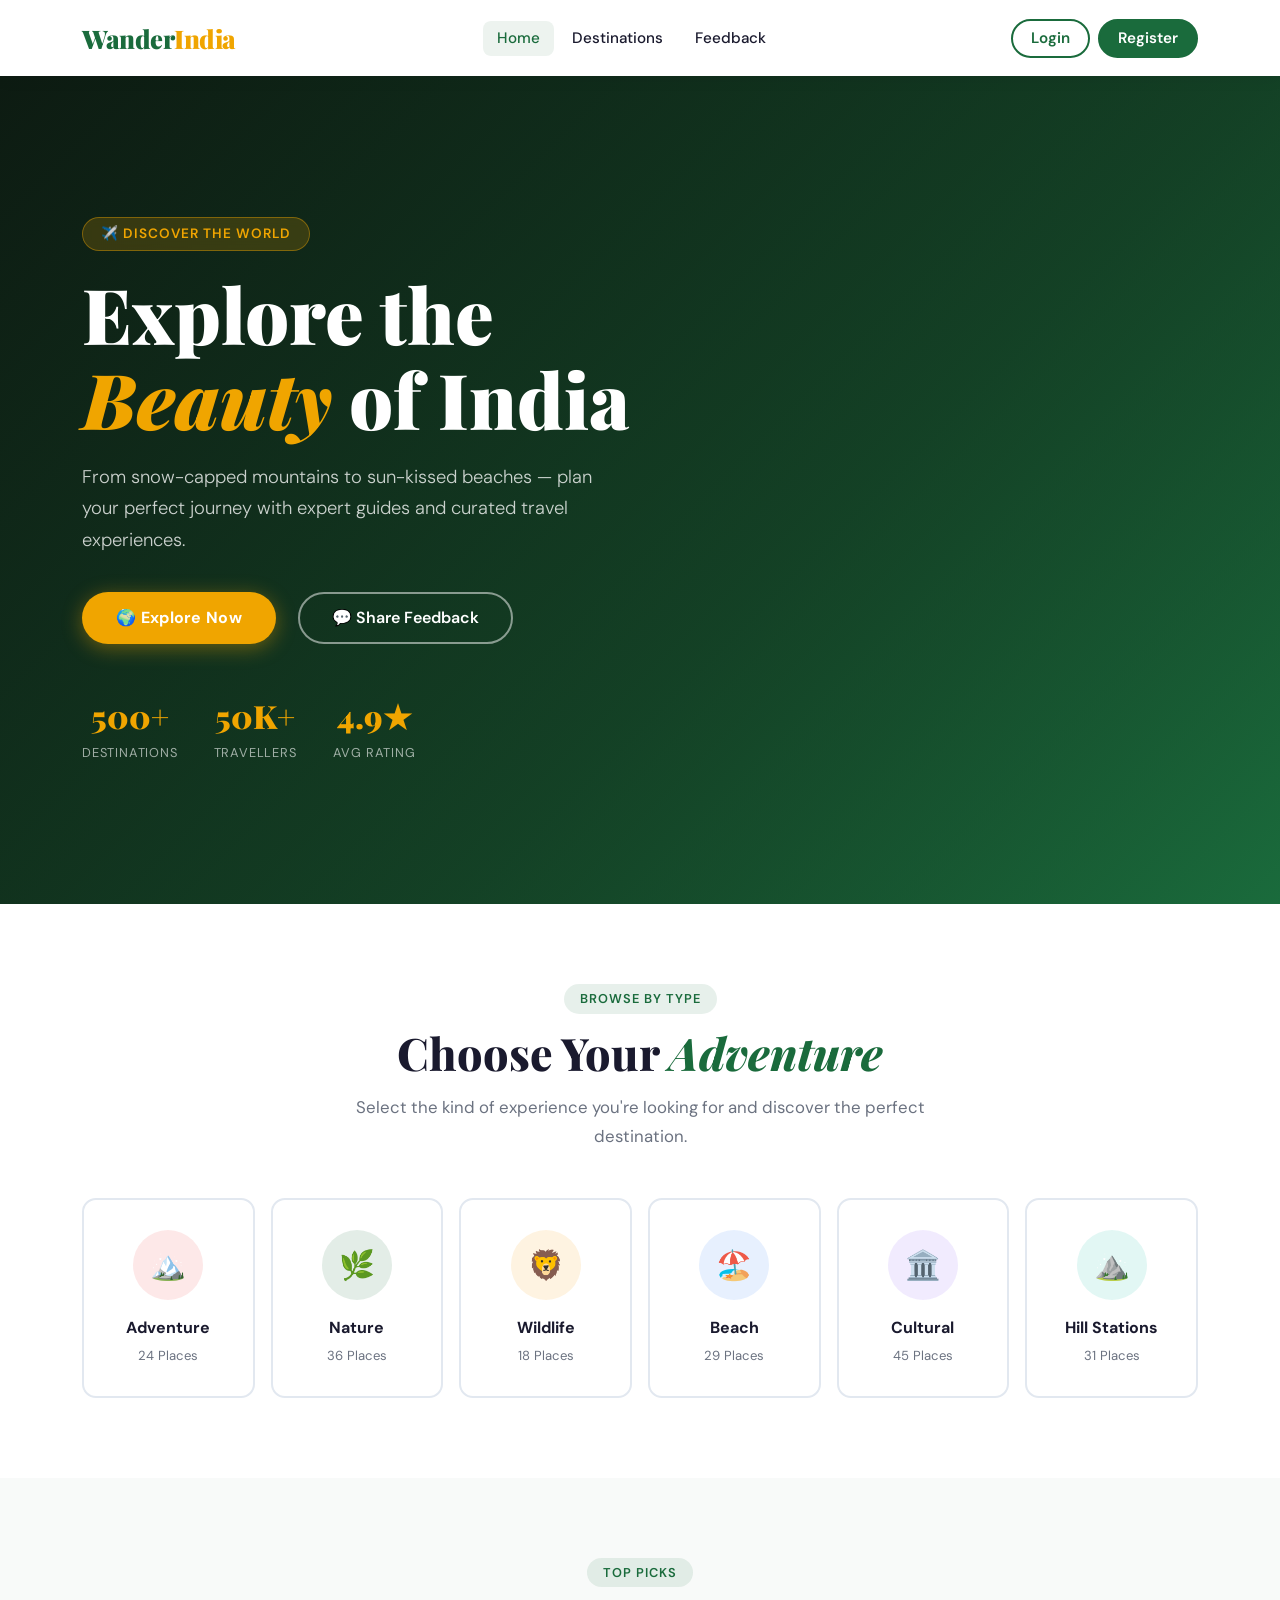
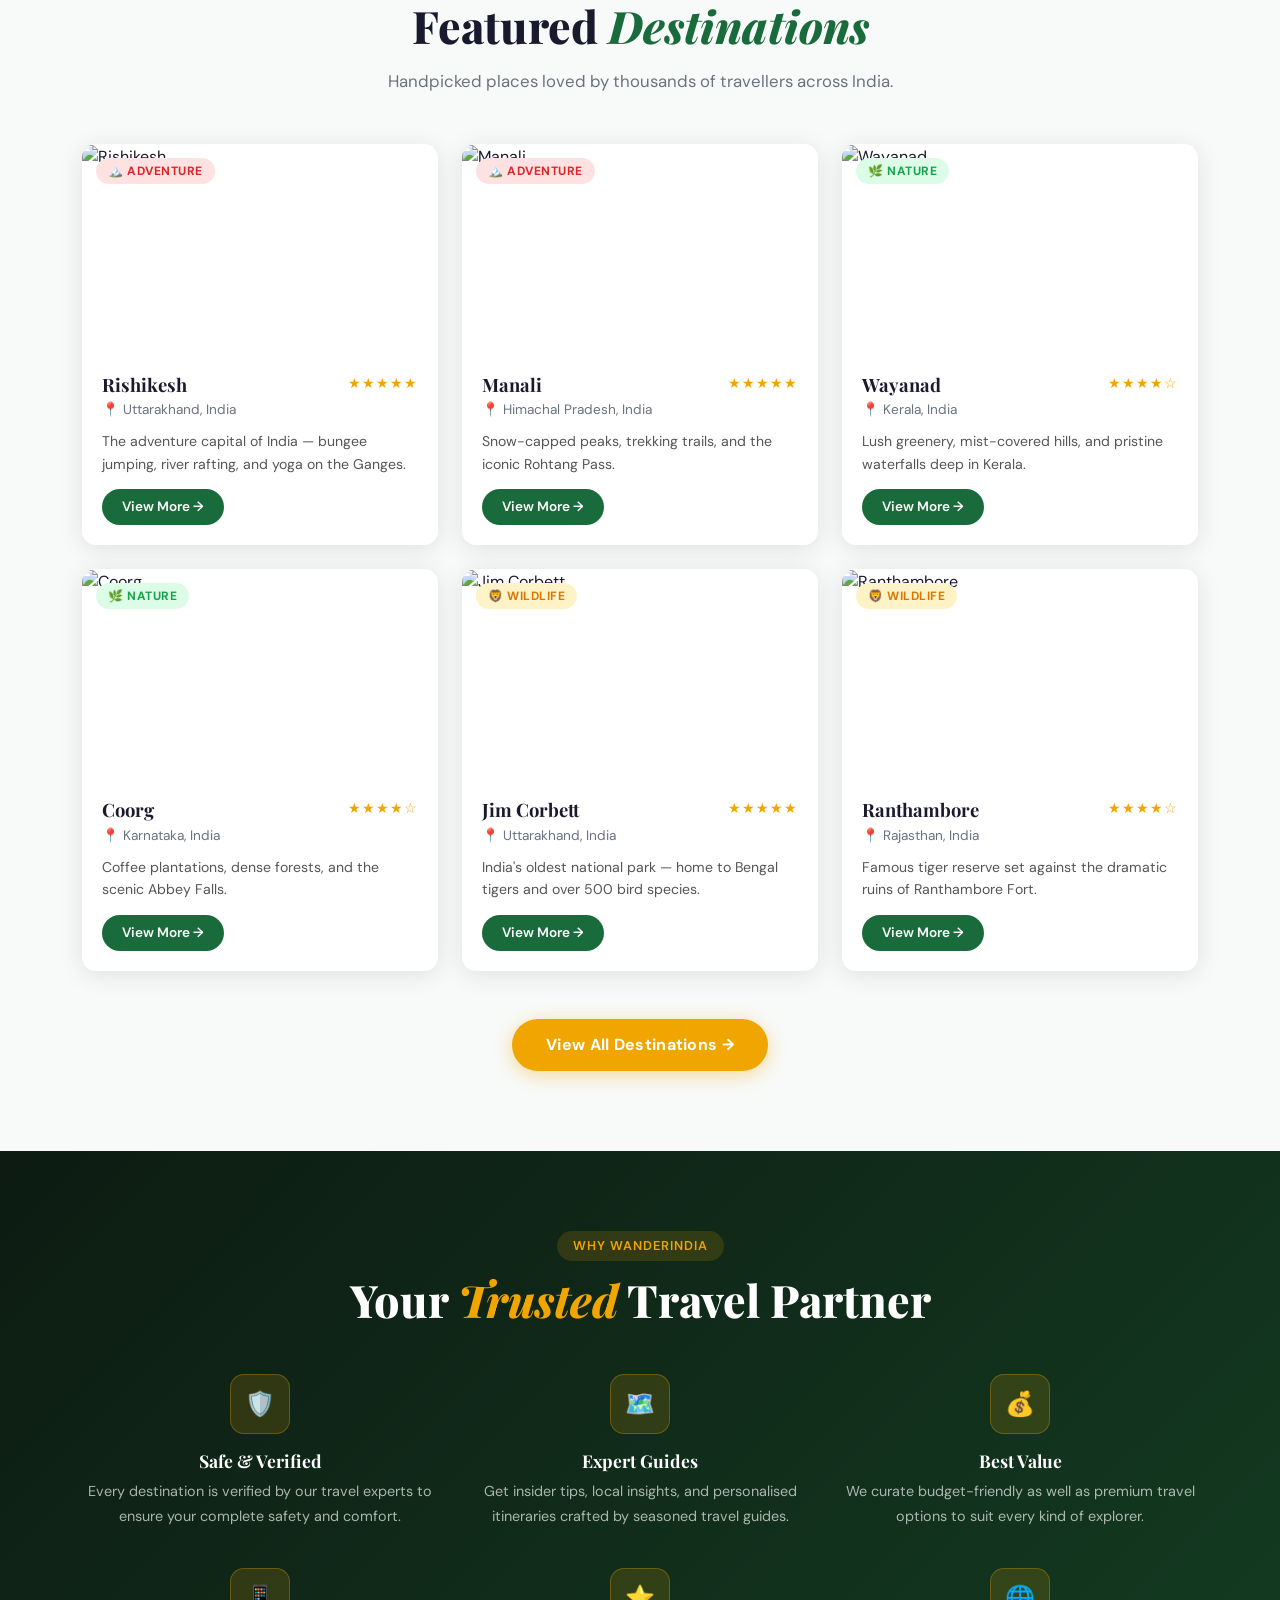
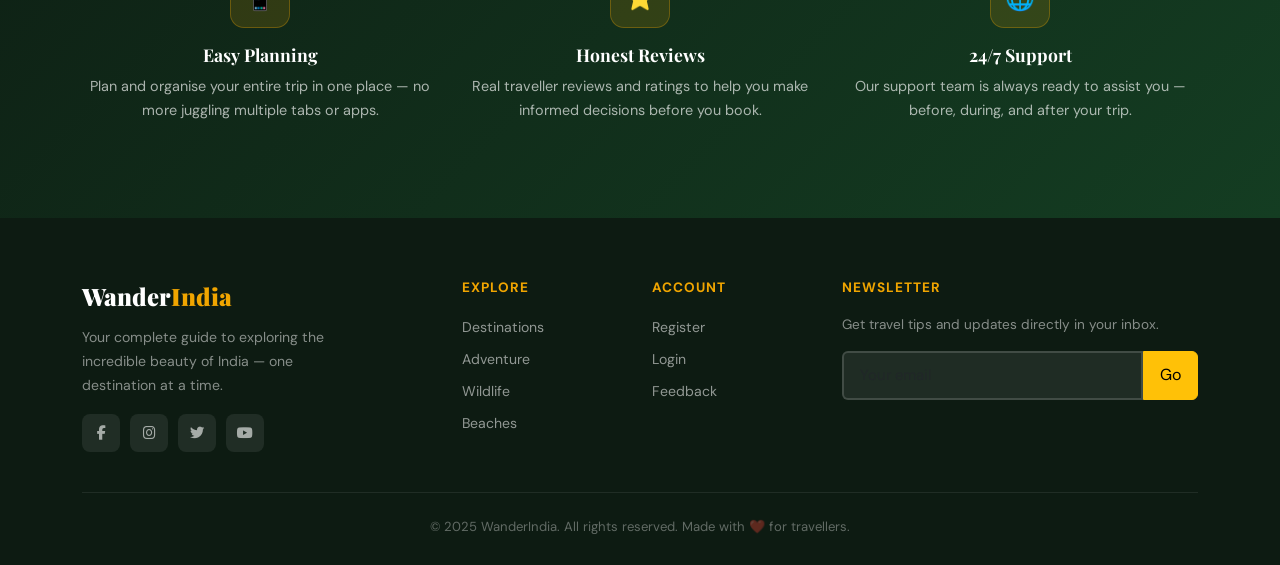
<file: tourism-website/index.html>
<!DOCTYPE html>
<html lang="en">
<head>
  <meta charset="UTF-8" />
  <meta name="viewport" content="width=device-width, initial-scale=1.0" />
  <title>WanderIndia — Tourism Guide & Information</title>
  <link rel="stylesheet" href="https://cdn.jsdelivr.net/npm/bootstrap@5.3.3/dist/css/bootstrap.min.css" />
  <link rel="stylesheet" href="https://cdnjs.cloudflare.com/ajax/libs/font-awesome/6.5.0/css/all.min.css" />
  <link rel="stylesheet" href="css/style.css" />
</head>
<body>

<!-- ============ NAVBAR ============ -->
<nav class="navbar navbar-expand-lg">
  <div class="container">
    <a class="navbar-brand" href="index.html">Wander<span>India</span></a>
    <button class="navbar-toggler border-0" type="button" data-bs-toggle="collapse" data-bs-target="#navMenu">
      <span class="navbar-toggler-icon"></span>
    </button>
    <div class="collapse navbar-collapse" id="navMenu">
      <ul class="navbar-nav mx-auto gap-1">
        <li class="nav-item"><a class="nav-link" href="index.html">Home</a></li>
        <li class="nav-item"><a class="nav-link" href="destinations.html">Destinations</a></li>
        <li class="nav-item"><a class="nav-link" href="feedback.html">Feedback</a></li>
      </ul>
      <div class="d-flex align-items-center gap-2" id="authButtons">
        <a href="login.html"    class="nav-link btn-nav-login">Login</a>
        <a href="register.html" class="nav-link btn-nav-register">Register</a>
      </div>
      <!-- Shown after login -->
      <div class="d-none align-items-center gap-2" id="userInfo" style="display:none!important">
        <span style="font-size:0.9rem;font-weight:600;color:var(--primary)">👤 <span id="navUserName"></span></span>
        <button id="logoutBtn" class="btn btn-sm btn-outline-danger rounded-pill px-3">Logout</button>
      </div>
    </div>
  </div>
</nav>

<!-- ============ HERO ============ -->
<section class="hero-section">
  <div class="hero-overlay"></div>
  <div class="container hero-content">
    <div class="row align-items-center">
      <div class="col-lg-7">
        <div class="hero-badge">✈️ Discover the World</div>
        <h1 class="hero-title">Explore the <span>Beauty</span> of India</h1>
        <p class="hero-subtitle">From snow-capped mountains to sun-kissed beaches — plan your perfect journey with expert guides and curated travel experiences.</p>
        <div class="d-flex flex-wrap gap-2">
          <a href="destinations.html" class="btn-hero-primary">🌍 Explore Now</a>
          <a href="feedback.html"     class="btn-hero-outline">💬 Share Feedback</a>
        </div>
        <div class="hero-stats">
          <div class="hero-stat-item">
            <span class="hero-stat-num">500+</span>
            <span class="hero-stat-label">Destinations</span>
          </div>
          <div class="hero-stat-item">
            <span class="hero-stat-num">50K+</span>
            <span class="hero-stat-label">Travellers</span>
          </div>
          <div class="hero-stat-item">
            <span class="hero-stat-num">4.9★</span>
            <span class="hero-stat-label">Avg Rating</span>
          </div>
        </div>
      </div>
    </div>
  </div>
</section>

<!-- ============ CATEGORIES ============ -->
<section class="categories-section">
  <div class="container">
    <div class="text-center mb-5">
      <span class="section-badge">Browse by Type</span>
      <h2 class="section-title">Choose Your <span>Adventure</span></h2>
      <p class="section-subtitle">Select the kind of experience you're looking for and discover the perfect destination.</p>
    </div>
    <div class="row g-3">
      <div class="col-6 col-md-4 col-lg-2">
        <a href="destinations.html?cat=adventure" class="category-card">
          <div class="category-icon icon-adventure">🏔️</div>
          <div class="category-name">Adventure</div>
          <div class="category-count">24 Places</div>
        </a>
      </div>
      <div class="col-6 col-md-4 col-lg-2">
        <a href="destinations.html?cat=nature" class="category-card">
          <div class="category-icon icon-nature">🌿</div>
          <div class="category-name">Nature</div>
          <div class="category-count">36 Places</div>
        </a>
      </div>
      <div class="col-6 col-md-4 col-lg-2">
        <a href="destinations.html?cat=wildlife" class="category-card">
          <div class="category-icon icon-wildlife">🦁</div>
          <div class="category-name">Wildlife</div>
          <div class="category-count">18 Places</div>
        </a>
      </div>
      <div class="col-6 col-md-4 col-lg-2">
        <a href="destinations.html?cat=beach" class="category-card">
          <div class="category-icon icon-beach">🏖️</div>
          <div class="category-name">Beach</div>
          <div class="category-count">29 Places</div>
        </a>
      </div>
      <div class="col-6 col-md-4 col-lg-2">
        <a href="destinations.html?cat=cultural" class="category-card">
          <div class="category-icon icon-cultural">🏛️</div>
          <div class="category-name">Cultural</div>
          <div class="category-count">45 Places</div>
        </a>
      </div>
      <div class="col-6 col-md-4 col-lg-2">
        <a href="destinations.html?cat=hills" class="category-card">
          <div class="category-icon icon-hills">⛰️</div>
          <div class="category-name">Hill Stations</div>
          <div class="category-count">31 Places</div>
        </a>
      </div>
    </div>
  </div>
</section>

<!-- ============ FEATURED DESTINATIONS ============ -->
<section class="destinations-section">
  <div class="container">
    <div class="text-center mb-5">
      <span class="section-badge">Top Picks</span>
      <h2 class="section-title">Featured <span>Destinations</span></h2>
      <p class="section-subtitle">Handpicked places loved by thousands of travellers across India.</p>
    </div>
    <div class="row g-4" id="homeFeaturedGrid"></div>
    <div class="text-center mt-5">
      <a href="destinations.html" class="btn-hero-primary">View All Destinations →</a>
    </div>
  </div>
</section>

<!-- ============ WHY CHOOSE US ============ -->
<section class="why-section">
  <div class="container">
    <div class="text-center mb-5">
      <span class="section-badge" style="background:rgba(240,165,0,0.15);color:var(--accent);">Why WanderIndia</span>
      <h2 class="section-title" style="color:#fff;">Your <span style="color:var(--accent);font-style:italic;">Trusted</span> Travel Partner</h2>
    </div>
    <div class="row g-4">
      <div class="col-md-4 why-item text-center">
        <div class="why-icon mx-auto">🛡️</div>
        <h5>Safe & Verified</h5>
        <p>Every destination is verified by our travel experts to ensure your complete safety and comfort.</p>
      </div>
      <div class="col-md-4 why-item text-center">
        <div class="why-icon mx-auto">🗺️</div>
        <h5>Expert Guides</h5>
        <p>Get insider tips, local insights, and personalised itineraries crafted by seasoned travel guides.</p>
      </div>
      <div class="col-md-4 why-item text-center">
        <div class="why-icon mx-auto">💰</div>
        <h5>Best Value</h5>
        <p>We curate budget-friendly as well as premium travel options to suit every kind of explorer.</p>
      </div>
      <div class="col-md-4 why-item text-center">
        <div class="why-icon mx-auto">📱</div>
        <h5>Easy Planning</h5>
        <p>Plan and organise your entire trip in one place — no more juggling multiple tabs or apps.</p>
      </div>
      <div class="col-md-4 why-item text-center">
        <div class="why-icon mx-auto">⭐</div>
        <h5>Honest Reviews</h5>
        <p>Real traveller reviews and ratings to help you make informed decisions before you book.</p>
      </div>
      <div class="col-md-4 why-item text-center">
        <div class="why-icon mx-auto">🌐</div>
        <h5>24/7 Support</h5>
        <p>Our support team is always ready to assist you — before, during, and after your trip.</p>
      </div>
    </div>
  </div>
</section>

<!-- ============ FOOTER ============ -->
<footer>
  <div class="container">
    <div class="row g-4">
      <div class="col-md-4">
        <div class="footer-brand">Wander<span>India</span></div>
        <p class="footer-desc">Your complete guide to exploring the incredible beauty of India — one destination at a time.</p>
        <div class="social-links mt-3">
          <a href="#" class="social-link"><i class="fab fa-facebook-f"></i></a>
          <a href="#" class="social-link"><i class="fab fa-instagram"></i></a>
          <a href="#" class="social-link"><i class="fab fa-twitter"></i></a>
          <a href="#" class="social-link"><i class="fab fa-youtube"></i></a>
        </div>
      </div>
      <div class="col-md-2">
        <div class="footer-heading">Explore</div>
        <ul class="footer-links">
          <li><a href="destinations.html">Destinations</a></li>
          <li><a href="destinations.html?cat=adventure">Adventure</a></li>
          <li><a href="destinations.html?cat=wildlife">Wildlife</a></li>
          <li><a href="destinations.html?cat=beach">Beaches</a></li>
        </ul>
      </div>
      <div class="col-md-2">
        <div class="footer-heading">Account</div>
        <ul class="footer-links">
          <li><a href="register.html">Register</a></li>
          <li><a href="login.html">Login</a></li>
          <li><a href="feedback.html">Feedback</a></li>
        </ul>
      </div>
      <div class="col-md-4">
        <div class="footer-heading">Newsletter</div>
        <p style="font-size:0.85rem;color:rgba(255,255,255,0.5);">Get travel tips and updates directly in your inbox.</p>
        <div class="d-flex mt-2">
          <input type="email" class="form-control rounded-0 rounded-start" placeholder="Your email" style="background:rgba(255,255,255,0.08);border-color:rgba(255,255,255,0.15);color:#fff;" />
          <button class="btn btn-warning rounded-0 rounded-end px-3 fw-600">Go</button>
        </div>
      </div>
    </div>
    <div class="footer-bottom">© 2025 WanderIndia. All rights reserved. Made with ❤️ for travellers.</div>
  </div>
</footer>

<div id="toastContainer" class="toast-container-custom"></div>

<script src="https://cdn.jsdelivr.net/npm/bootstrap@5.3.3/dist/js/bootstrap.bundle.min.js"></script>
<script src="js/destinations.js"></script>
</body>
</html>
</file>
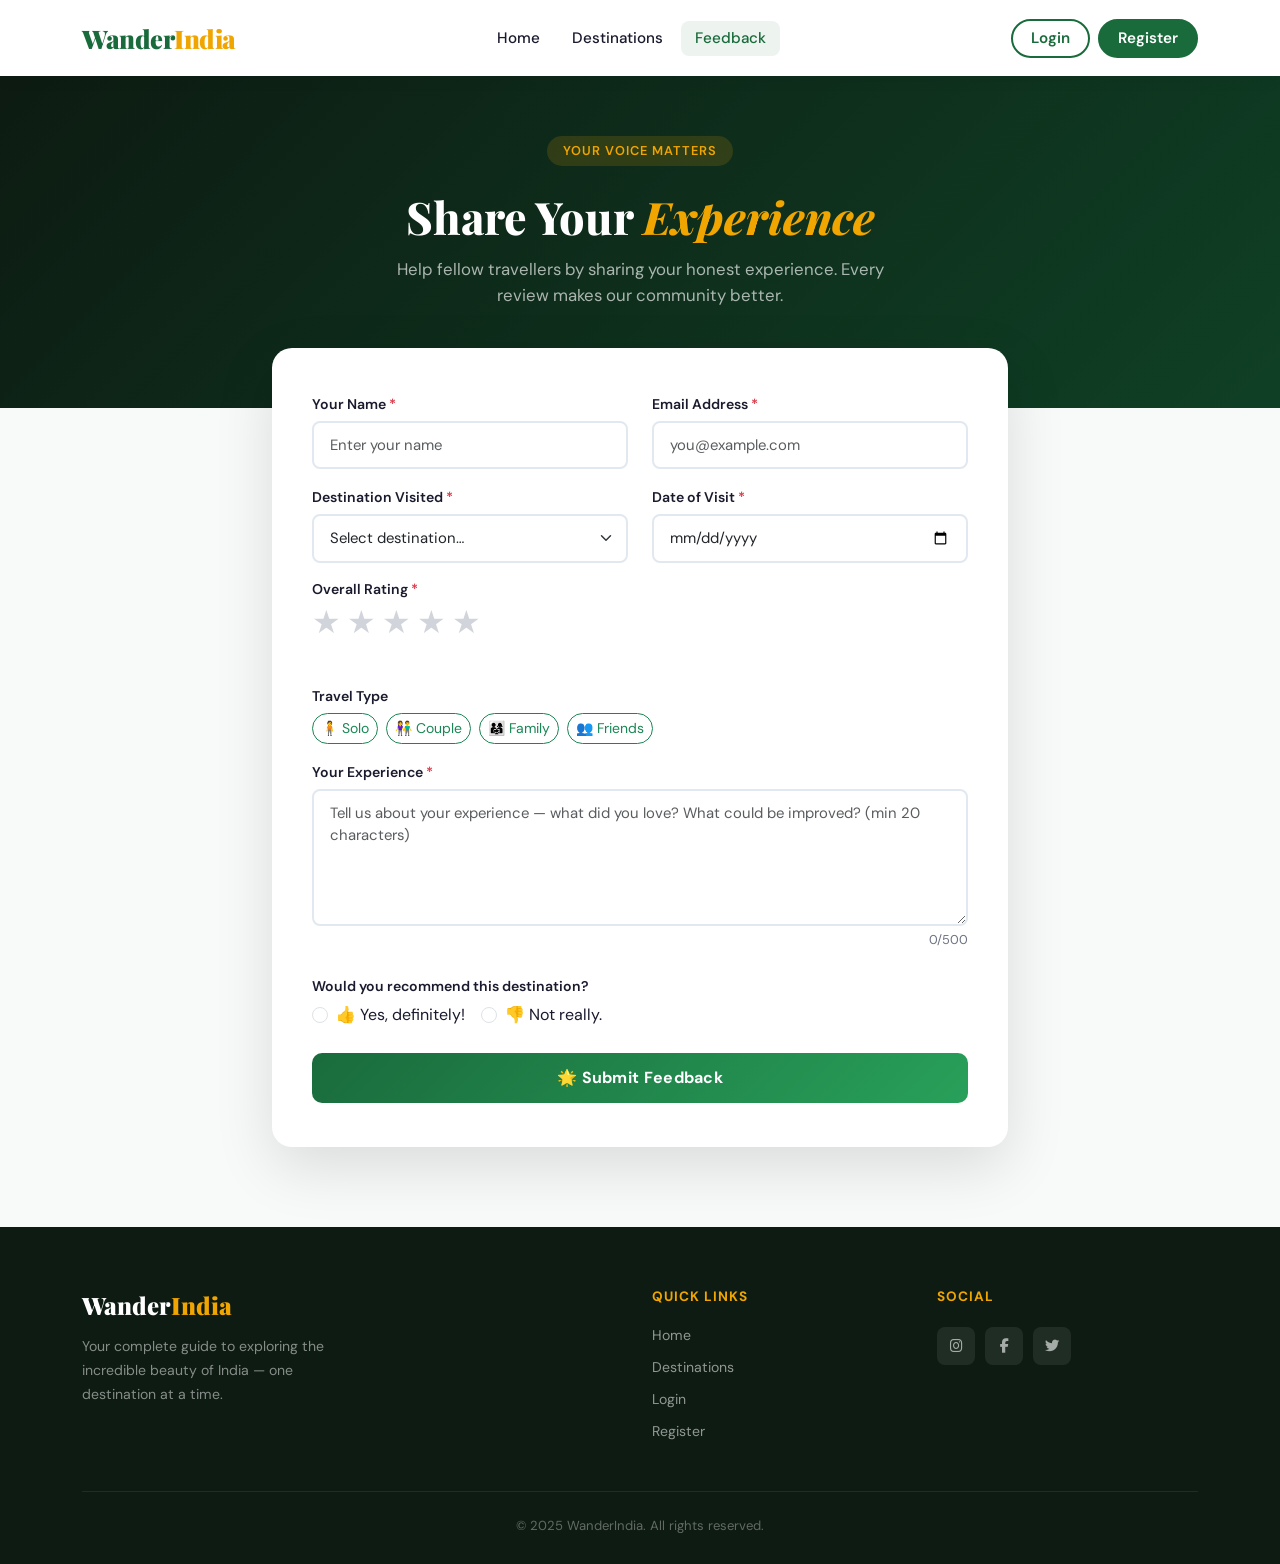
<file: tourism-website/feedback.html>
<!DOCTYPE html>
<html lang="en">
<head>
  <meta charset="UTF-8" />
  <meta name="viewport" content="width=device-width, initial-scale=1.0" />
  <title>Share Feedback — WanderIndia</title>
  <link rel="stylesheet" href="https://cdn.jsdelivr.net/npm/bootstrap@5.3.3/dist/css/bootstrap.min.css" />
  <link rel="stylesheet" href="https://cdnjs.cloudflare.com/ajax/libs/font-awesome/6.5.0/css/all.min.css" />
  <link rel="stylesheet" href="css/style.css" />
</head>
<body>

<!-- NAVBAR -->
<nav class="navbar navbar-expand-lg">
  <div class="container">
    <a class="navbar-brand" href="index.html">Wander<span>India</span></a>
    <button class="navbar-toggler border-0" type="button" data-bs-toggle="collapse" data-bs-target="#navMenu">
      <span class="navbar-toggler-icon"></span>
    </button>
    <div class="collapse navbar-collapse" id="navMenu">
      <ul class="navbar-nav mx-auto gap-1">
        <li class="nav-item"><a class="nav-link" href="index.html">Home</a></li>
        <li class="nav-item"><a class="nav-link" href="destinations.html">Destinations</a></li>
        <li class="nav-item"><a class="nav-link active" href="feedback.html">Feedback</a></li>
      </ul>
      <div class="d-flex gap-2" id="authButtons">
        <a href="login.html"    class="nav-link btn-nav-login">Login</a>
        <a href="register.html" class="nav-link btn-nav-register">Register</a>
      </div>
    </div>
  </div>
</nav>

<!-- FEEDBACK HERO -->
<section class="feedback-hero">
  <div class="feedback-hero-content">
    <span class="section-badge" style="background:rgba(240,165,0,0.15);color:var(--accent);">Your Voice Matters</span>
    <h1 class="section-title" style="color:#fff;margin-top:12px;">Share Your <span style="color:var(--accent);font-style:italic;">Experience</span></h1>
    <p style="color:rgba(255,255,255,0.65);font-size:1.05rem;max-width:500px;margin:0 auto;">Help fellow travellers by sharing your honest experience. Every review makes our community better.</p>
  </div>
</section>

<!-- FEEDBACK FORM -->
<section style="padding-bottom:80px;background:#f8faf9;">
  <div class="container">
    <div class="row justify-content-center">
      <div class="col-lg-8">

        <!-- FORM CARD -->
        <div id="feedbackFormSection">
          <div class="feedback-card">

            <form id="feedbackForm" novalidate>

              <div class="row">
                <!-- Name -->
                <div class="col-md-6 mb-3">
                  <label class="form-label" for="fbName">Your Name <span class="text-danger">*</span></label>
                  <input type="text" class="form-control" id="fbName" placeholder="Enter your name" />
                  <div class="invalid-feedback">Name is required (min 2 characters).</div>
                  <div class="valid-feedback">✓</div>
                </div>
                <!-- Email -->
                <div class="col-md-6 mb-3">
                  <label class="form-label" for="fbEmail">Email Address <span class="text-danger">*</span></label>
                  <input type="email" class="form-control" id="fbEmail" placeholder="you@example.com" />
                  <div class="invalid-feedback">Enter a valid email address.</div>
                  <div class="valid-feedback">✓</div>
                </div>
              </div>

              <div class="row">
                <!-- Destination -->
                <div class="col-md-6 mb-3">
                  <label class="form-label" for="fbDest">Destination Visited <span class="text-danger">*</span></label>
                  <select class="form-select" id="fbDest">
                    <option value="">Select destination…</option>
                    <optgroup label="🏔️ Adventure">
                      <option>Rishikesh</option>
                      <option>Manali</option>
                      <option>Spiti Valley</option>
                      <option>Zanskar</option>
                    </optgroup>
                    <optgroup label="🌿 Nature">
                      <option>Wayanad</option>
                      <option>Coorg</option>
                      <option>Munnar</option>
                      <option>Cherrapunji</option>
                    </optgroup>
                    <optgroup label="🦁 Wildlife">
                      <option>Jim Corbett</option>
                      <option>Ranthambore</option>
                      <option>Kaziranga</option>
                      <option>Sundarbans</option>
                    </optgroup>
                    <optgroup label="🏖️ Beach">
                      <option>Goa</option>
                      <option>Andaman Islands</option>
                      <option>Kovalam</option>
                      <option>Lakshadweep</option>
                    </optgroup>
                    <optgroup label="🏛️ Cultural">
                      <option>Hampi</option>
                      <option>Varanasi</option>
                      <option>Jaipur</option>
                      <option>Khajuraho</option>
                    </optgroup>
                    <optgroup label="⛰️ Hill Stations">
                      <option>Darjeeling</option>
                      <option>Ooty</option>
                      <option>Shimla</option>
                      <option>Mussoorie</option>
                    </optgroup>
                    <option value="Other">Other</option>
                  </select>
                  <div class="invalid-feedback">Please select a destination.</div>
                </div>
                <!-- Visit Date -->
                <div class="col-md-6 mb-3">
                  <label class="form-label" for="fbDate">Date of Visit <span class="text-danger">*</span></label>
                  <input type="date" class="form-control" id="fbDate" />
                  <div class="invalid-feedback">Please enter a valid past visit date.</div>
                  <div class="valid-feedback">✓</div>
                </div>
              </div>

              <!-- Star Rating -->
              <div class="mb-4">
                <label class="form-label d-block">Overall Rating <span class="text-danger">*</span></label>
                <div class="star-input" id="starRating">
                  <input type="radio" id="s5" name="rating" value="5" /><label for="s5" title="Excellent">★</label>
                  <input type="radio" id="s4" name="rating" value="4" /><label for="s4" title="Good">★</label>
                  <input type="radio" id="s3" name="rating" value="3" /><label for="s3" title="Average">★</label>
                  <input type="radio" id="s2" name="rating" value="2" /><label for="s2" title="Poor">★</label>
                  <input type="radio" id="s1" name="rating" value="1" /><label for="s1" title="Terrible">★</label>
                </div>
                <div id="ratingLabels" class="mt-1" style="font-size:0.82rem;color:var(--text-muted);min-height:18px;"></div>
                <small class="invalid-feedback" id="ratingError" style="display:none;font-size:0.8rem;color:var(--danger);">Please select a star rating.</small>
              </div>

              <!-- Travel Type -->
              <div class="mb-3">
                <label class="form-label">Travel Type</label>
                <div class="d-flex flex-wrap gap-2">
                  <input type="radio" class="btn-check" name="travelType" id="tt1" value="Solo" />
                  <label class="btn btn-outline-success btn-sm rounded-pill" for="tt1">🧍 Solo</label>
                  <input type="radio" class="btn-check" name="travelType" id="tt2" value="Couple" />
                  <label class="btn btn-outline-success btn-sm rounded-pill" for="tt2">👫 Couple</label>
                  <input type="radio" class="btn-check" name="travelType" id="tt3" value="Family" />
                  <label class="btn btn-outline-success btn-sm rounded-pill" for="tt3">👨‍👩‍👧 Family</label>
                  <input type="radio" class="btn-check" name="travelType" id="tt4" value="Friends" />
                  <label class="btn btn-outline-success btn-sm rounded-pill" for="tt4">👥 Friends</label>
                </div>
              </div>

              <!-- Comment -->
              <div class="mb-4">
                <label class="form-label" for="fbComment">Your Experience <span class="text-danger">*</span></label>
                <textarea class="form-control" id="fbComment" rows="5" maxlength="500" placeholder="Tell us about your experience — what did you love? What could be improved? (min 20 characters)"></textarea>
                <div class="invalid-feedback">Please share your experience (min 20, max 500 characters).</div>
                <div class="valid-feedback">✓ Great feedback!</div>
                <div class="char-count" id="charCount">0/500</div>
              </div>

              <!-- Recommend -->
              <div class="mb-4">
                <label class="form-label">Would you recommend this destination?</label>
                <div class="d-flex gap-3">
                  <div class="form-check">
                    <input class="form-check-input" type="radio" name="recommend" id="recYes" value="Yes" />
                    <label class="form-check-label" for="recYes">👍 Yes, definitely!</label>
                  </div>
                  <div class="form-check">
                    <input class="form-check-input" type="radio" name="recommend" id="recNo" value="No" />
                    <label class="form-check-label" for="recNo">👎 Not really.</label>
                  </div>
                </div>
              </div>

              <button type="submit" class="btn-primary-custom">🌟 Submit Feedback</button>

            </form>
          </div>
        </div>

        <!-- SUCCESS STATE -->
        <div id="feedbackSuccess" style="display:none;">
          <div class="feedback-card text-center py-5">
            <div style="font-size:5rem;margin-bottom:16px;">🎉</div>
            <h2 class="auth-title">Thank You, <span id="successName" style="color:var(--primary);"></span>!</h2>
            <p style="color:var(--text-muted);font-size:1.05rem;max-width:400px;margin:0 auto 30px;">
              Your feedback has been submitted successfully. It helps thousands of travellers make better decisions!
            </p>
            <div class="d-flex justify-content-center gap-3 flex-wrap">
              <a href="destinations.html" class="btn-hero-primary" style="text-decoration:none;">🌍 Explore More</a>
              <button onclick="document.getElementById('feedbackSuccess').style.display='none'; document.getElementById('feedbackFormSection').style.display='block'; document.getElementById('feedbackForm').reset(); document.getElementById('charCount').textContent='0/500';" class="btn-hero-outline" style="color:var(--text-dark);border-color:var(--border);">📝 Submit Another</button>
            </div>
          </div>
        </div>

      </div>
    </div>
  </div>
</section>

<!-- FOOTER -->
<footer>
  <div class="container">
    <div class="row g-4">
      <div class="col-md-6">
        <div class="footer-brand">Wander<span>India</span></div>
        <p class="footer-desc">Your complete guide to exploring the incredible beauty of India — one destination at a time.</p>
      </div>
      <div class="col-md-3">
        <div class="footer-heading">Quick Links</div>
        <ul class="footer-links">
          <li><a href="index.html">Home</a></li>
          <li><a href="destinations.html">Destinations</a></li>
          <li><a href="login.html">Login</a></li>
          <li><a href="register.html">Register</a></li>
        </ul>
      </div>
      <div class="col-md-3">
        <div class="footer-heading">Social</div>
        <div class="social-links">
          <a href="#" class="social-link"><i class="fab fa-instagram"></i></a>
          <a href="#" class="social-link"><i class="fab fa-facebook-f"></i></a>
          <a href="#" class="social-link"><i class="fab fa-twitter"></i></a>
        </div>
      </div>
    </div>
    <div class="footer-bottom">© 2025 WanderIndia. All rights reserved.</div>
  </div>
</footer>

<div id="toastContainer" class="toast-container-custom"></div>

<script src="https://cdn.jsdelivr.net/npm/bootstrap@5.3.3/dist/js/bootstrap.bundle.min.js"></script>
<script src="js/feedback.js"></script>
<script>
  // Star label hints
  const labels = { 1:'😞 Terrible', 2:'😐 Poor', 3:'🙂 Average', 4:'😊 Good', 5:'🤩 Excellent!' };
  document.querySelectorAll('input[name="rating"]').forEach(inp => {
    inp.addEventListener('change', () => {
      document.getElementById('ratingLabels').textContent = labels[inp.value] || '';
    });
  });
  // Show ratingError as block not flex
  document.getElementById('ratingError').style.display = 'none';
  document.getElementById('ratingError').classList.add = function(cls) {
    if (cls === 'show') this.style.display = 'block';
  };
  document.getElementById('ratingError').classList.remove = function(cls) {
    if (cls === 'show') this.style.display = 'none';
  };
</script>
</body>
</html>
</file>
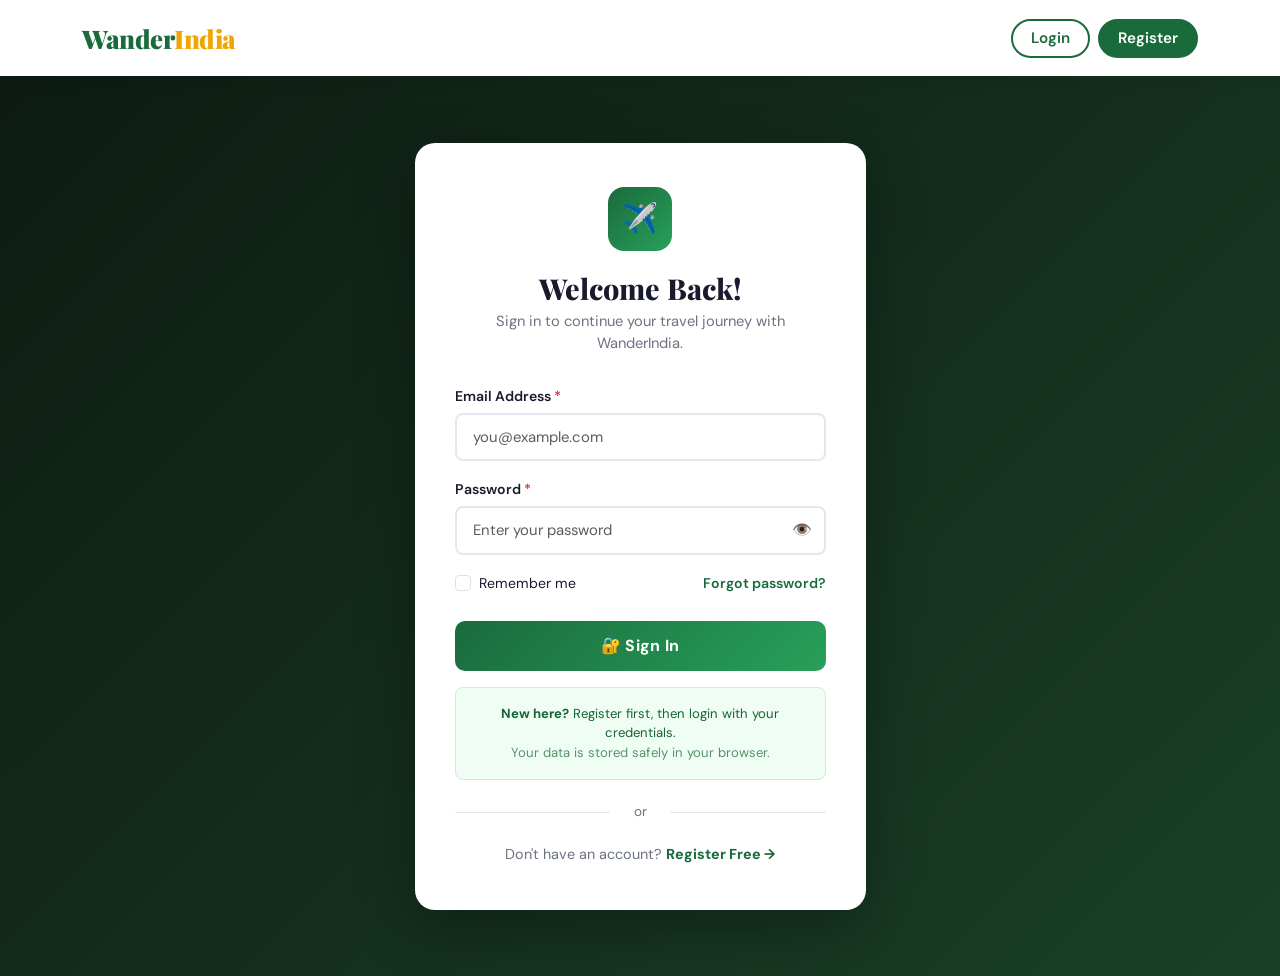
<file: tourism-website/login.html>
<!DOCTYPE html>
<html lang="en">
<head>
  <meta charset="UTF-8" />
  <meta name="viewport" content="width=device-width, initial-scale=1.0" />
  <title>Login — WanderIndia</title>
  <link rel="stylesheet" href="https://cdn.jsdelivr.net/npm/bootstrap@5.3.3/dist/css/bootstrap.min.css" />
  <link rel="stylesheet" href="https://cdnjs.cloudflare.com/ajax/libs/font-awesome/6.5.0/css/all.min.css" />
  <link rel="stylesheet" href="css/style.css" />
</head>
<body>

<!-- NAVBAR -->
<nav class="navbar navbar-expand-lg">
  <div class="container">
    <a class="navbar-brand" href="index.html">Wander<span>India</span></a>
    <div class="d-flex gap-2">
      <a href="login.html"    class="nav-link btn-nav-login">Login</a>
      <a href="register.html" class="nav-link btn-nav-register">Register</a>
    </div>
  </div>
</nav>

<!-- LOGIN SECTION -->
<section class="auth-section">
  <div class="container">
    <div class="row justify-content-center">
      <div class="col-lg-5 col-md-8">
        <div class="auth-card">

          <div class="auth-logo">
            <div class="auth-logo-icon">✈️</div>
          </div>
          <h2 class="auth-title">Welcome Back!</h2>
          <p class="auth-subtitle">Sign in to continue your travel journey with WanderIndia.</p>

          <form id="loginForm" novalidate>

            <!-- Email -->
            <div class="mb-3">
              <label class="form-label" for="loginEmail">Email Address <span class="text-danger">*</span></label>
              <input type="email" class="form-control" id="loginEmail" placeholder="you@example.com" autocomplete="email" />
              <div class="invalid-feedback">Please enter a valid email address.</div>
            </div>

            <!-- Password -->
            <div class="mb-3">
              <label class="form-label" for="loginPassword">Password <span class="text-danger">*</span></label>
              <div class="password-wrapper">
                <input type="password" class="form-control" id="loginPassword" placeholder="Enter your password" autocomplete="current-password" />
                <button type="button" class="toggle-password" data-target="loginPassword">👁️</button>
              </div>
              <div class="invalid-feedback">Password is required (min 6 characters).</div>
            </div>

            <!-- Remember + Forgot -->
            <div class="d-flex justify-content-between align-items-center mb-4">
              <div class="form-check">
                <input class="form-check-input" type="checkbox" id="rememberMe" />
                <label class="form-check-label" for="rememberMe" style="font-size:0.88rem;">Remember me</label>
              </div>
              <a href="#" style="font-size:0.88rem;color:var(--primary);font-weight:600;text-decoration:none;" onclick="alert('Password reset feature coming soon!')">Forgot password?</a>
            </div>

            <button type="submit" class="btn-primary-custom">🔐 Sign In</button>

          </form>

          <!-- Demo hint -->
          <div class="mt-3 p-3 rounded-3" style="background:#f0fdf4;border:1px solid #bbf7d0;">
            <p style="font-size:0.82rem;color:#166534;margin:0;text-align:center;">
              <strong>New here?</strong> Register first, then login with your credentials.<br/>
              <span style="opacity:0.7;">Your data is stored safely in your browser.</span>
            </p>
          </div>

          <div class="auth-divider">or</div>

          <div class="auth-switch">
            Don't have an account? <a href="register.html">Register Free →</a>
          </div>

        </div>
      </div>
    </div>
  </div>
</section>

<div id="toastContainer" class="toast-container-custom"></div>

<script src="https://cdn.jsdelivr.net/npm/bootstrap@5.3.3/dist/js/bootstrap.bundle.min.js"></script>
<script src="js/auth.js"></script>
</body>
</html>
</file>
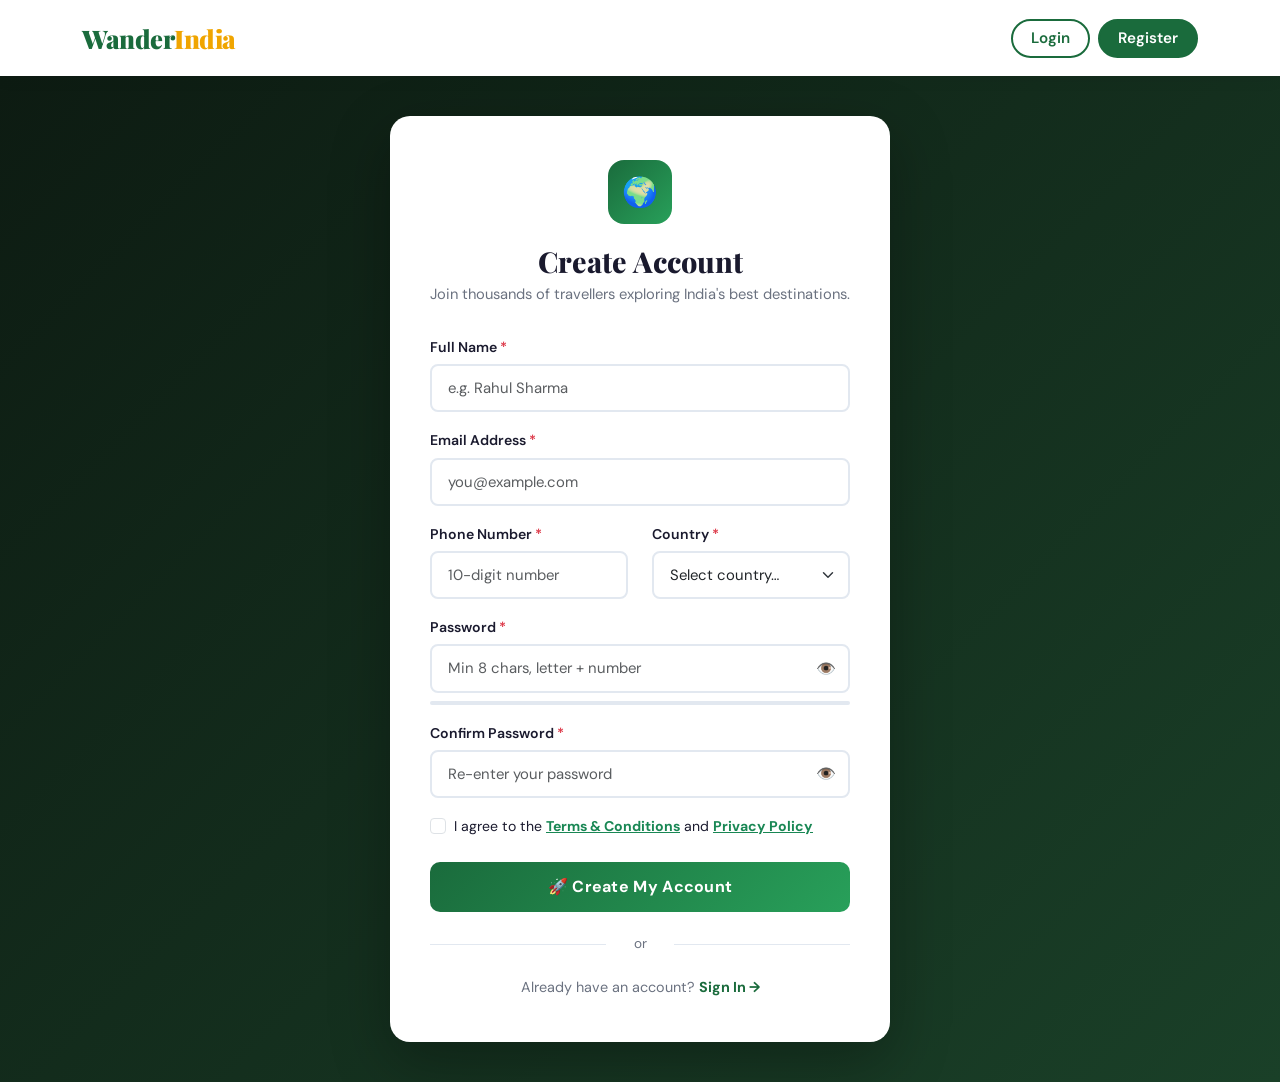
<file: tourism-website/register.html>
<!DOCTYPE html>
<html lang="en">
<head>
  <meta charset="UTF-8" />
  <meta name="viewport" content="width=device-width, initial-scale=1.0" />
  <title>Register — WanderIndia</title>
  <link rel="stylesheet" href="https://cdn.jsdelivr.net/npm/bootstrap@5.3.3/dist/css/bootstrap.min.css" />
  <link rel="stylesheet" href="https://cdnjs.cloudflare.com/ajax/libs/font-awesome/6.5.0/css/all.min.css" />
  <link rel="stylesheet" href="css/style.css" />
</head>
<body>

<!-- NAVBAR -->
<nav class="navbar navbar-expand-lg">
  <div class="container">
    <a class="navbar-brand" href="index.html">Wander<span>India</span></a>
    <div class="d-flex gap-2">
      <a href="login.html"    class="nav-link btn-nav-login">Login</a>
      <a href="register.html" class="nav-link btn-nav-register">Register</a>
    </div>
  </div>
</nav>

<!-- REGISTER SECTION -->
<section class="auth-section">
  <div class="container">
    <div class="row justify-content-center">
      <div class="col-lg-7 col-md-10">
        <div class="auth-card">

          <div class="auth-logo">
            <div class="auth-logo-icon">🌍</div>
          </div>
          <h2 class="auth-title">Create Account</h2>
          <p class="auth-subtitle">Join thousands of travellers exploring India's best destinations.</p>

          <form id="registerForm" novalidate>

            <!-- Full Name -->
            <div class="mb-3">
              <label class="form-label" for="fullname">Full Name <span class="text-danger">*</span></label>
              <input type="text" class="form-control" id="fullname" placeholder="e.g. Rahul Sharma" autocomplete="name" />
              <div class="invalid-feedback">Full name is required (min 3 letters, alphabets only).</div>
              <div class="valid-feedback">✓ Looks good!</div>
            </div>

            <!-- Email -->
            <div class="mb-3">
              <label class="form-label" for="regEmail">Email Address <span class="text-danger">*</span></label>
              <input type="email" class="form-control" id="regEmail" placeholder="you@example.com" autocomplete="email" />
              <div class="invalid-feedback">Please enter a valid email address.</div>
              <div class="valid-feedback">✓ Email available!</div>
            </div>

            <div class="row">
              <!-- Phone -->
              <div class="col-md-6 mb-3">
                <label class="form-label" for="phone">Phone Number <span class="text-danger">*</span></label>
                <input type="tel" class="form-control" id="phone" placeholder="10-digit number" maxlength="10" />
                <div class="invalid-feedback">Enter a valid 10-digit phone number.</div>
                <div class="valid-feedback">✓ Valid!</div>
              </div>
              <!-- Country -->
              <div class="col-md-6 mb-3">
                <label class="form-label" for="country">Country <span class="text-danger">*</span></label>
                <select class="form-select" id="country">
                  <option value="">Select country…</option>
                  <option>India</option>
                  <option>United States</option>
                  <option>United Kingdom</option>
                  <option>Canada</option>
                  <option>Australia</option>
                  <option>Germany</option>
                  <option>France</option>
                  <option>Japan</option>
                  <option>Singapore</option>
                  <option>UAE</option>
                  <option>Other</option>
                </select>
                <div class="invalid-feedback">Please select your country.</div>
              </div>
            </div>

            <!-- Password -->
            <div class="mb-3">
              <label class="form-label" for="regPassword">Password <span class="text-danger">*</span></label>
              <div class="password-wrapper">
                <input type="password" class="form-control" id="regPassword" placeholder="Min 8 chars, letter + number" autocomplete="new-password" />
                <button type="button" class="toggle-password" data-target="regPassword">👁️</button>
              </div>
              <div class="invalid-feedback">Password must be at least 8 chars with a letter and a number.</div>
              <div class="valid-feedback">✓ Strong password!</div>
              <!-- Strength bar -->
              <div class="strength-bar mt-2"><div class="strength-fill" id="strengthFill"></div></div>
              <div class="strength-text" id="strengthText"></div>
            </div>

            <!-- Confirm Password -->
            <div class="mb-3">
              <label class="form-label" for="confirmPassword">Confirm Password <span class="text-danger">*</span></label>
              <div class="password-wrapper">
                <input type="password" class="form-control" id="confirmPassword" placeholder="Re-enter your password" autocomplete="new-password" />
                <button type="button" class="toggle-password" data-target="confirmPassword">👁️</button>
              </div>
              <div class="invalid-feedback">Passwords do not match.</div>
              <div class="valid-feedback">✓ Passwords match!</div>
            </div>

            <!-- Terms -->
            <div class="mb-4">
              <div class="form-check">
                <input class="form-check-input" type="checkbox" id="terms" />
                <label class="form-check-label" for="terms" style="font-size:0.88rem;">
                  I agree to the <a href="#" class="text-success fw-bold">Terms & Conditions</a> and <a href="#" class="text-success fw-bold">Privacy Policy</a>
                </label>
              </div>
              <div class="invalid-feedback show" id="termsFeedback" style="display:none!important" ></div>
              <small id="termsFeedback" class="invalid-feedback" style="display:none;font-size:0.8rem;color:var(--danger);margin-top:4px;"></small>
            </div>

            <button type="submit" class="btn-primary-custom">🚀 Create My Account</button>

          </form>

          <div class="auth-divider">or</div>

          <div class="auth-switch">
            Already have an account? <a href="login.html">Sign In →</a>
          </div>

        </div>
      </div>
    </div>
  </div>
</section>

<div id="toastContainer" class="toast-container-custom"></div>

<script src="https://cdn.jsdelivr.net/npm/bootstrap@5.3.3/dist/js/bootstrap.bundle.min.js"></script>
<script src="js/auth.js"></script>
<script>
  // Fix terms feedback display
  document.getElementById('registerForm').addEventListener('submit', function() {
    const tf = document.getElementById('termsFeedback');
    if (tf && !document.getElementById('terms').checked) {
      tf.textContent = 'You must accept the Terms & Conditions.';
      tf.style.display = 'block';
    }
  });
</script>
</body>
</html>
</file>
<file: tourism-website/css/style.css>
/* ============================================================
   TOURISM GUIDE - CUSTOM STYLES
   ============================================================ */

@import url('https://fonts.googleapis.com/css2?family=Playfair+Display:wght@400;700;900&family=DM+Sans:wght@300;400;500;600&display=swap');

:root {
  --primary: #1a6b3c;
  --primary-light: #28a05a;
  --primary-dark: #0f4025;
  --accent: #f0a500;
  --accent-hover: #e09400;
  --bg-dark: #0d1b12;
  --bg-card: #ffffff;
  --text-dark: #1a1a2e;
  --text-muted: #6b7280;
  --text-light: #f9fafb;
  --danger: #e53e3e;
  --success: #38a169;
  --border: #e2e8f0;
  --shadow: 0 4px 24px rgba(0,0,0,0.10);
  --shadow-lg: 0 8px 40px rgba(0,0,0,0.16);
  --radius: 14px;
  --radius-sm: 8px;
}

*, *::before, *::after { box-sizing: border-box; }

body {
  font-family: 'DM Sans', sans-serif;
  color: var(--text-dark);
  background: #f8faf9;
  scroll-behavior: smooth;
}

h1, h2, h3, h4 {
  font-family: 'Playfair Display', serif;
}

/* ---- NAVBAR ---- */
.navbar {
  background: rgba(255,255,255,0.97) !important;
  backdrop-filter: blur(12px);
  box-shadow: 0 2px 16px rgba(0,0,0,0.07);
  padding: 14px 0;
  position: sticky;
  top: 0;
  z-index: 1000;
}

.navbar-brand {
  font-family: 'Playfair Display', serif;
  font-size: 1.6rem;
  font-weight: 900;
  color: var(--primary) !important;
  letter-spacing: -0.5px;
}

.navbar-brand span {
  color: var(--accent);
}

.nav-link {
  font-weight: 500;
  color: var(--text-dark) !important;
  padding: 6px 14px !important;
  border-radius: 8px;
  transition: all 0.2s;
  font-size: 0.95rem;
}

.nav-link:hover, .nav-link.active {
  color: var(--primary) !important;
  background: rgba(26,107,60,0.08);
}

.btn-nav-login {
  background: transparent;
  border: 2px solid var(--primary);
  color: var(--primary) !important;
  font-weight: 600;
  padding: 6px 18px !important;
  border-radius: 30px !important;
}

.btn-nav-login:hover {
  background: var(--primary) !important;
  color: #fff !important;
}

.btn-nav-register {
  background: var(--primary);
  color: #fff !important;
  font-weight: 600;
  padding: 6px 18px !important;
  border-radius: 30px !important;
  border: 2px solid var(--primary);
}

.btn-nav-register:hover {
  background: var(--primary-dark) !important;
}

/* ---- HERO SECTION ---- */
.hero-section {
  min-height: 92vh;
  background: linear-gradient(135deg, var(--bg-dark) 0%, #143d22 60%, #1a6b3c 100%);
  display: flex;
  align-items: center;
  position: relative;
  overflow: hidden;
}

.hero-section::before {
  content: '';
  position: absolute;
  inset: 0;
  background: url('https://images.unsplash.com/photo-1506905925346-21bda4d32df4?w=1600&q=80') center/cover no-repeat;
  opacity: 0.18;
}

.hero-overlay {
  position: absolute;
  inset: 0;
  background: linear-gradient(135deg, rgba(13,27,18,0.85) 0%, rgba(26,107,60,0.55) 100%);
}

.hero-content {
  position: relative;
  z-index: 2;
}

.hero-badge {
  display: inline-block;
  background: rgba(240,165,0,0.18);
  color: var(--accent);
  border: 1px solid rgba(240,165,0,0.4);
  padding: 6px 18px;
  border-radius: 30px;
  font-size: 0.85rem;
  font-weight: 600;
  letter-spacing: 1px;
  text-transform: uppercase;
  margin-bottom: 20px;
  backdrop-filter: blur(6px);
}

.hero-title {
  font-family: 'Playfair Display', serif;
  font-size: clamp(2.8rem, 6vw, 5rem);
  font-weight: 900;
  color: #fff;
  line-height: 1.1;
  margin-bottom: 22px;
}

.hero-title span {
  color: var(--accent);
  font-style: italic;
}

.hero-subtitle {
  font-size: 1.15rem;
  color: rgba(255,255,255,0.78);
  max-width: 540px;
  margin-bottom: 36px;
  font-weight: 300;
  line-height: 1.7;
}

.btn-hero-primary {
  background: var(--accent);
  color: #fff;
  font-weight: 700;
  font-size: 1rem;
  padding: 14px 34px;
  border-radius: 50px;
  border: none;
  text-decoration: none;
  display: inline-block;
  transition: all 0.3s;
  box-shadow: 0 4px 20px rgba(240,165,0,0.4);
  letter-spacing: 0.3px;
}

.btn-hero-primary:hover {
  background: var(--accent-hover);
  color: #fff;
  transform: translateY(-2px);
  box-shadow: 0 8px 28px rgba(240,165,0,0.5);
}

.btn-hero-outline {
  background: transparent;
  color: #fff;
  font-weight: 600;
  font-size: 1rem;
  padding: 12px 32px;
  border-radius: 50px;
  border: 2px solid rgba(255,255,255,0.5);
  text-decoration: none;
  display: inline-block;
  transition: all 0.3s;
  margin-left: 14px;
}

.btn-hero-outline:hover {
  background: rgba(255,255,255,0.15);
  border-color: #fff;
  color: #fff;
}

.hero-stats {
  display: flex;
  gap: 36px;
  margin-top: 48px;
}

.hero-stat-item {
  text-align: center;
}

.hero-stat-num {
  font-family: 'Playfair Display', serif;
  font-size: 2rem;
  font-weight: 900;
  color: var(--accent);
  display: block;
}

.hero-stat-label {
  font-size: 0.8rem;
  color: rgba(255,255,255,0.6);
  text-transform: uppercase;
  letter-spacing: 0.8px;
}

/* ---- SECTION STYLES ---- */
.section-badge {
  display: inline-block;
  background: rgba(26,107,60,0.1);
  color: var(--primary);
  padding: 5px 16px;
  border-radius: 20px;
  font-size: 0.8rem;
  font-weight: 600;
  letter-spacing: 1px;
  text-transform: uppercase;
  margin-bottom: 12px;
}

.section-title {
  font-size: clamp(1.8rem, 3.5vw, 2.8rem);
  font-weight: 800;
  color: var(--text-dark);
  margin-bottom: 14px;
  line-height: 1.2;
}

.section-title span {
  color: var(--primary);
  font-style: italic;
}

.section-subtitle {
  color: var(--text-muted);
  font-size: 1.05rem;
  max-width: 580px;
  margin: 0 auto 40px;
  font-weight: 400;
  line-height: 1.7;
}

/* ---- CATEGORY CARDS ---- */
.categories-section {
  padding: 80px 0;
  background: #fff;
}

.category-card {
  background: #fff;
  border: 2px solid var(--border);
  border-radius: var(--radius);
  padding: 30px 20px;
  text-align: center;
  text-decoration: none;
  color: var(--text-dark);
  display: block;
  transition: all 0.3s;
  cursor: pointer;
  position: relative;
  overflow: hidden;
}

.category-card::before {
  content: '';
  position: absolute;
  bottom: 0; left: 0; right: 0;
  height: 4px;
  background: var(--primary);
  transform: scaleX(0);
  transition: transform 0.3s;
}

.category-card:hover {
  border-color: var(--primary);
  box-shadow: var(--shadow-lg);
  transform: translateY(-6px);
  color: var(--text-dark);
}

.category-card:hover::before {
  transform: scaleX(1);
}

.category-icon {
  width: 70px;
  height: 70px;
  border-radius: 50%;
  display: flex;
  align-items: center;
  justify-content: center;
  margin: 0 auto 16px;
  font-size: 1.8rem;
  transition: all 0.3s;
}

.category-card:hover .category-icon {
  transform: scale(1.1);
}

.icon-adventure { background: rgba(239,68,68,0.12); }
.icon-nature    { background: rgba(26,107,60,0.12); }
.icon-wildlife  { background: rgba(245,158,11,0.12); }
.icon-beach     { background: rgba(59,130,246,0.12); }
.icon-cultural  { background: rgba(139,92,246,0.12); }
.icon-hills     { background: rgba(20,184,166,0.12); }

.category-name {
  font-weight: 700;
  font-size: 1rem;
  margin-bottom: 6px;
}

.category-count {
  font-size: 0.82rem;
  color: var(--text-muted);
}

/* ---- DESTINATION CARDS ---- */
.destinations-section {
  padding: 80px 0;
  background: #f8faf9;
}

.dest-card {
  background: #fff;
  border-radius: var(--radius);
  overflow: hidden;
  box-shadow: var(--shadow);
  transition: all 0.3s;
  height: 100%;
}

.dest-card:hover {
  transform: translateY(-8px);
  box-shadow: var(--shadow-lg);
}

.dest-card-img {
  position: relative;
  height: 210px;
  overflow: hidden;
}

.dest-card-img img {
  width: 100%;
  height: 100%;
  object-fit: cover;
  transition: transform 0.4s;
}

.dest-card:hover .dest-card-img img {
  transform: scale(1.08);
}

.dest-badge {
  position: absolute;
  top: 14px;
  left: 14px;
  padding: 4px 12px;
  border-radius: 20px;
  font-size: 0.75rem;
  font-weight: 700;
  text-transform: uppercase;
  letter-spacing: 0.5px;
}

.badge-adventure { background: #fee2e2; color: #dc2626; }
.badge-nature    { background: #dcfce7; color: #16a34a; }
.badge-wildlife  { background: #fef3c7; color: #d97706; }
.badge-beach     { background: #dbeafe; color: #2563eb; }
.badge-cultural  { background: #ede9fe; color: #7c3aed; }
.badge-hills     { background: #ccfbf1; color: #0f766e; }

.dest-card-body {
  padding: 20px;
}

.dest-card-title {
  font-family: 'Playfair Display', serif;
  font-size: 1.15rem;
  font-weight: 700;
  margin-bottom: 6px;
  color: var(--text-dark);
}

.dest-card-location {
  font-size: 0.85rem;
  color: var(--text-muted);
  margin-bottom: 10px;
  display: flex;
  align-items: center;
  gap: 4px;
}

.dest-card-desc {
  font-size: 0.88rem;
  color: #555;
  line-height: 1.6;
  margin-bottom: 14px;
}

.star-rating {
  color: var(--accent);
  font-size: 0.85rem;
  letter-spacing: 1px;
}

.btn-view {
  background: var(--primary);
  color: #fff;
  border: none;
  padding: 8px 20px;
  border-radius: 30px;
  font-size: 0.85rem;
  font-weight: 600;
  transition: all 0.2s;
  text-decoration: none;
  display: inline-block;
}

.btn-view:hover {
  background: var(--primary-dark);
  color: #fff;
  transform: translateY(-1px);
}

/* ---- WHY CHOOSE US ---- */
.why-section {
  padding: 80px 0;
  background: linear-gradient(135deg, var(--bg-dark) 0%, #143d22 100%);
  color: #fff;
}

.why-icon {
  width: 60px;
  height: 60px;
  background: rgba(240,165,0,0.15);
  border: 1px solid rgba(240,165,0,0.3);
  border-radius: 14px;
  display: flex;
  align-items: center;
  justify-content: center;
  font-size: 1.5rem;
  margin-bottom: 16px;
  transition: all 0.3s;
}

.why-item:hover .why-icon {
  background: rgba(240,165,0,0.25);
  transform: scale(1.1);
}

.why-item h5 {
  font-family: 'Playfair Display', serif;
  font-size: 1.1rem;
  font-weight: 700;
  margin-bottom: 8px;
}

.why-item p {
  font-size: 0.9rem;
  color: rgba(255,255,255,0.65);
  line-height: 1.7;
}

/* ---- FILTER BAR ---- */
.filter-bar {
  display: flex;
  gap: 10px;
  flex-wrap: wrap;
  justify-content: center;
  margin-bottom: 36px;
}

.filter-btn {
  padding: 9px 24px;
  border-radius: 30px;
  border: 2px solid var(--border);
  background: #fff;
  color: var(--text-dark);
  font-weight: 600;
  font-size: 0.9rem;
  cursor: pointer;
  transition: all 0.2s;
}

.filter-btn:hover, .filter-btn.active {
  background: var(--primary);
  color: #fff;
  border-color: var(--primary);
}

.search-box {
  max-width: 420px;
  margin: 0 auto 30px;
  position: relative;
}

.search-box input {
  width: 100%;
  padding: 13px 20px 13px 48px;
  border-radius: 50px;
  border: 2px solid var(--border);
  font-size: 0.95rem;
  outline: none;
  transition: border 0.2s;
  background: #fff;
}

.search-box input:focus {
  border-color: var(--primary);
}

.search-box .search-icon {
  position: absolute;
  left: 18px;
  top: 50%;
  transform: translateY(-50%);
  color: var(--text-muted);
}

/* ---- AUTH PAGES ---- */
.auth-section {
  min-height: 100vh;
  background: linear-gradient(135deg, #0d1b12 0%, #1a4028 100%);
  display: flex;
  align-items: center;
  padding: 40px 0;
  position: relative;
  overflow: hidden;
}

.auth-section::before {
  content: '';
  position: absolute;
  inset: 0;
  background: url('https://images.unsplash.com/photo-1469474968028-56623f02e42e?w=1400&q=80') center/cover no-repeat;
  opacity: 0.10;
}

.auth-card {
  background: #fff;
  border-radius: 20px;
  padding: 44px 40px;
  box-shadow: 0 20px 60px rgba(0,0,0,0.3);
  position: relative;
  z-index: 2;
  max-width: 500px;
  margin: 0 auto;
  width: 100%;
}

.auth-logo {
  text-align: center;
  margin-bottom: 8px;
}

.auth-logo-icon {
  width: 64px;
  height: 64px;
  background: linear-gradient(135deg, var(--primary), var(--primary-light));
  border-radius: 16px;
  display: inline-flex;
  align-items: center;
  justify-content: center;
  font-size: 1.8rem;
  margin-bottom: 12px;
}

.auth-title {
  font-size: 1.8rem;
  font-weight: 800;
  color: var(--text-dark);
  margin-bottom: 4px;
  text-align: center;
}

.auth-subtitle {
  color: var(--text-muted);
  font-size: 0.92rem;
  text-align: center;
  margin-bottom: 30px;
}

.form-label {
  font-weight: 600;
  font-size: 0.88rem;
  color: var(--text-dark);
  margin-bottom: 6px;
}

.form-control, .form-select {
  border: 2px solid var(--border);
  border-radius: var(--radius-sm);
  padding: 11px 16px;
  font-size: 0.93rem;
  transition: border 0.2s, box-shadow 0.2s;
}

.form-control:focus, .form-select:focus {
  border-color: var(--primary);
  box-shadow: 0 0 0 4px rgba(26,107,60,0.10);
  outline: none;
}

.form-control.is-invalid {
  border-color: var(--danger);
}

.form-control.is-valid {
  border-color: var(--success);
}

.invalid-feedback {
  font-size: 0.8rem;
  color: var(--danger);
  margin-top: 4px;
  display: none;
}

.invalid-feedback.show {
  display: block;
}

.valid-feedback {
  font-size: 0.8rem;
  color: var(--success);
  margin-top: 4px;
  display: none;
}

.valid-feedback.show {
  display: block;
}

.btn-primary-custom {
  background: linear-gradient(135deg, var(--primary), var(--primary-light));
  color: #fff;
  border: none;
  padding: 13px;
  border-radius: 10px;
  font-weight: 700;
  font-size: 1rem;
  width: 100%;
  cursor: pointer;
  transition: all 0.3s;
  letter-spacing: 0.3px;
}

.btn-primary-custom:hover {
  background: linear-gradient(135deg, var(--primary-dark), var(--primary));
  transform: translateY(-2px);
  box-shadow: 0 6px 20px rgba(26,107,60,0.3);
}

.password-wrapper {
  position: relative;
}

.toggle-password {
  position: absolute;
  right: 14px;
  top: 50%;
  transform: translateY(-50%);
  cursor: pointer;
  color: var(--text-muted);
  font-size: 1rem;
  background: none;
  border: none;
  padding: 0;
}

.toggle-password:hover {
  color: var(--primary);
}

.auth-divider {
  text-align: center;
  position: relative;
  margin: 22px 0;
  color: var(--text-muted);
  font-size: 0.85rem;
}

.auth-divider::before, .auth-divider::after {
  content: '';
  position: absolute;
  top: 50%;
  width: 42%;
  height: 1px;
  background: var(--border);
}

.auth-divider::before { left: 0; }
.auth-divider::after  { right: 0; }

.auth-switch {
  text-align: center;
  font-size: 0.9rem;
  color: var(--text-muted);
  margin-top: 20px;
}

.auth-switch a {
  color: var(--primary);
  font-weight: 700;
  text-decoration: none;
}

.auth-switch a:hover {
  text-decoration: underline;
}

.strength-bar {
  height: 4px;
  border-radius: 4px;
  background: #e2e8f0;
  margin-top: 6px;
  overflow: hidden;
}

.strength-fill {
  height: 100%;
  border-radius: 4px;
  transition: width 0.3s, background 0.3s;
  width: 0%;
}

.strength-text {
  font-size: 0.78rem;
  margin-top: 4px;
  font-weight: 500;
}

/* ---- FEEDBACK PAGE ---- */
.feedback-section {
  min-height: 100vh;
  background: #f8faf9;
  padding: 60px 0;
}

.feedback-hero {
  background: linear-gradient(135deg, var(--bg-dark) 0%, var(--primary-dark) 100%);
  padding: 60px 0 100px;
  text-align: center;
  position: relative;
  overflow: hidden;
}

.feedback-hero::before {
  content: '';
  position: absolute;
  inset: 0;
  background: url('https://images.unsplash.com/photo-1476514525535-07fb3b4ae5f1?w=1400&q=80') center/cover no-repeat;
  opacity: 0.1;
}

.feedback-hero-content {
  position: relative;
  z-index: 2;
}

.feedback-card {
  background: #fff;
  border-radius: 20px;
  padding: 44px 40px;
  box-shadow: 0 20px 60px rgba(0,0,0,0.12);
  margin-top: -60px;
  position: relative;
  z-index: 5;
}

.star-input {
  display: flex;
  gap: 6px;
  flex-direction: row-reverse;
  justify-content: flex-end;
}

.star-input input {
  display: none;
}

.star-input label {
  font-size: 2rem;
  color: #d1d5db;
  cursor: pointer;
  transition: all 0.15s;
  line-height: 1;
}

.star-input label:hover,
.star-input label:hover ~ label,
.star-input input:checked ~ label {
  color: var(--accent);
  transform: scale(1.15);
}

.char-count {
  font-size: 0.8rem;
  color: var(--text-muted);
  text-align: right;
  margin-top: 4px;
}

/* ---- DESTINATIONS PAGE ---- */
.dest-page-hero {
  background: linear-gradient(135deg, var(--bg-dark) 0%, var(--primary-dark) 100%);
  padding: 100px 0 60px;
  text-align: center;
  position: relative;
  overflow: hidden;
}

.dest-page-hero::before {
  content: '';
  position: absolute;
  inset: 0;
  background: url('https://images.unsplash.com/photo-1488085061387-422e29b40080?w=1400&q=80') center/cover no-repeat;
  opacity: 0.12;
}

.dest-page-hero-content {
  position: relative;
  z-index: 2;
}

.no-results {
  text-align: center;
  padding: 60px 20px;
  color: var(--text-muted);
  display: none;
}

.no-results img {
  width: 120px;
  margin-bottom: 16px;
  opacity: 0.4;
}

/* ---- TOAST ---- */
.toast-container-custom {
  position: fixed;
  top: 80px;
  right: 20px;
  z-index: 9999;
}

.toast-custom {
  min-width: 300px;
  padding: 14px 20px;
  border-radius: 12px;
  box-shadow: 0 8px 30px rgba(0,0,0,0.15);
  display: flex;
  align-items: center;
  gap: 12px;
  margin-bottom: 12px;
  animation: slideInToast 0.4s ease;
  font-weight: 500;
  font-size: 0.93rem;
}

.toast-success {
  background: #f0fdf4;
  border-left: 4px solid var(--success);
  color: #166534;
}

.toast-error {
  background: #fef2f2;
  border-left: 4px solid var(--danger);
  color: #991b1b;
}

@keyframes slideInToast {
  from { opacity: 0; transform: translateX(40px); }
  to   { opacity: 1; transform: translateX(0); }
}

/* ---- FOOTER ---- */
footer {
  background: var(--bg-dark);
  color: rgba(255,255,255,0.75);
  padding: 60px 0 28px;
}

.footer-brand {
  font-family: 'Playfair Display', serif;
  font-size: 1.5rem;
  font-weight: 900;
  color: #fff;
  margin-bottom: 12px;
}

.footer-brand span { color: var(--accent); }

.footer-desc {
  font-size: 0.88rem;
  color: rgba(255,255,255,0.5);
  line-height: 1.7;
  max-width: 280px;
}

.footer-heading {
  font-size: 0.85rem;
  text-transform: uppercase;
  letter-spacing: 1px;
  color: var(--accent);
  font-weight: 700;
  margin-bottom: 16px;
}

.footer-links {
  list-style: none;
  padding: 0;
  margin: 0;
}

.footer-links li {
  margin-bottom: 8px;
}

.footer-links a {
  color: rgba(255,255,255,0.55);
  text-decoration: none;
  font-size: 0.88rem;
  transition: color 0.2s;
}

.footer-links a:hover {
  color: var(--accent);
}

.social-links {
  display: flex;
  gap: 10px;
  margin-top: 20px;
}

.social-link {
  width: 38px;
  height: 38px;
  background: rgba(255,255,255,0.08);
  border-radius: 8px;
  display: flex;
  align-items: center;
  justify-content: center;
  color: rgba(255,255,255,0.6);
  text-decoration: none;
  font-size: 0.9rem;
  transition: all 0.2s;
}

.social-link:hover {
  background: var(--primary);
  color: #fff;
  transform: translateY(-2px);
}

.footer-bottom {
  border-top: 1px solid rgba(255,255,255,0.08);
  margin-top: 40px;
  padding-top: 24px;
  text-align: center;
  font-size: 0.82rem;
  color: rgba(255,255,255,0.35);
}

/* ---- BACK TO TOP ---- */
.back-to-top {
  position: fixed;
  bottom: 28px;
  right: 28px;
  width: 46px;
  height: 46px;
  background: var(--primary);
  color: #fff;
  border: none;
  border-radius: 12px;
  font-size: 1.1rem;
  cursor: pointer;
  box-shadow: 0 4px 16px rgba(26,107,60,0.35);
  transition: all 0.3s;
  z-index: 999;
  display: none;
  align-items: center;
  justify-content: center;
}

.back-to-top.visible {
  display: flex;
}

.back-to-top:hover {
  background: var(--primary-dark);
  transform: translateY(-3px);
}

/* ---- UTILITY ---- */
.text-primary-custom { color: var(--primary) !important; }
.bg-primary-custom   { background: var(--primary) !important; }

.fade-in {
  animation: fadeInUp 0.6s ease both;
}

@keyframes fadeInUp {
  from { opacity: 0; transform: translateY(24px); }
  to   { opacity: 1; transform: translateY(0); }
}

/* ---- RESPONSIVE ---- */
@media (max-width: 768px) {
  .hero-title { font-size: 2.4rem; }
  .hero-stats { gap: 20px; }
  .auth-card, .feedback-card { padding: 28px 20px; }
  .btn-hero-outline { margin-left: 0; margin-top: 12px; }
  .filter-bar { gap: 8px; }
  .filter-btn { padding: 7px 16px; font-size: 0.82rem; }
}
</file>
